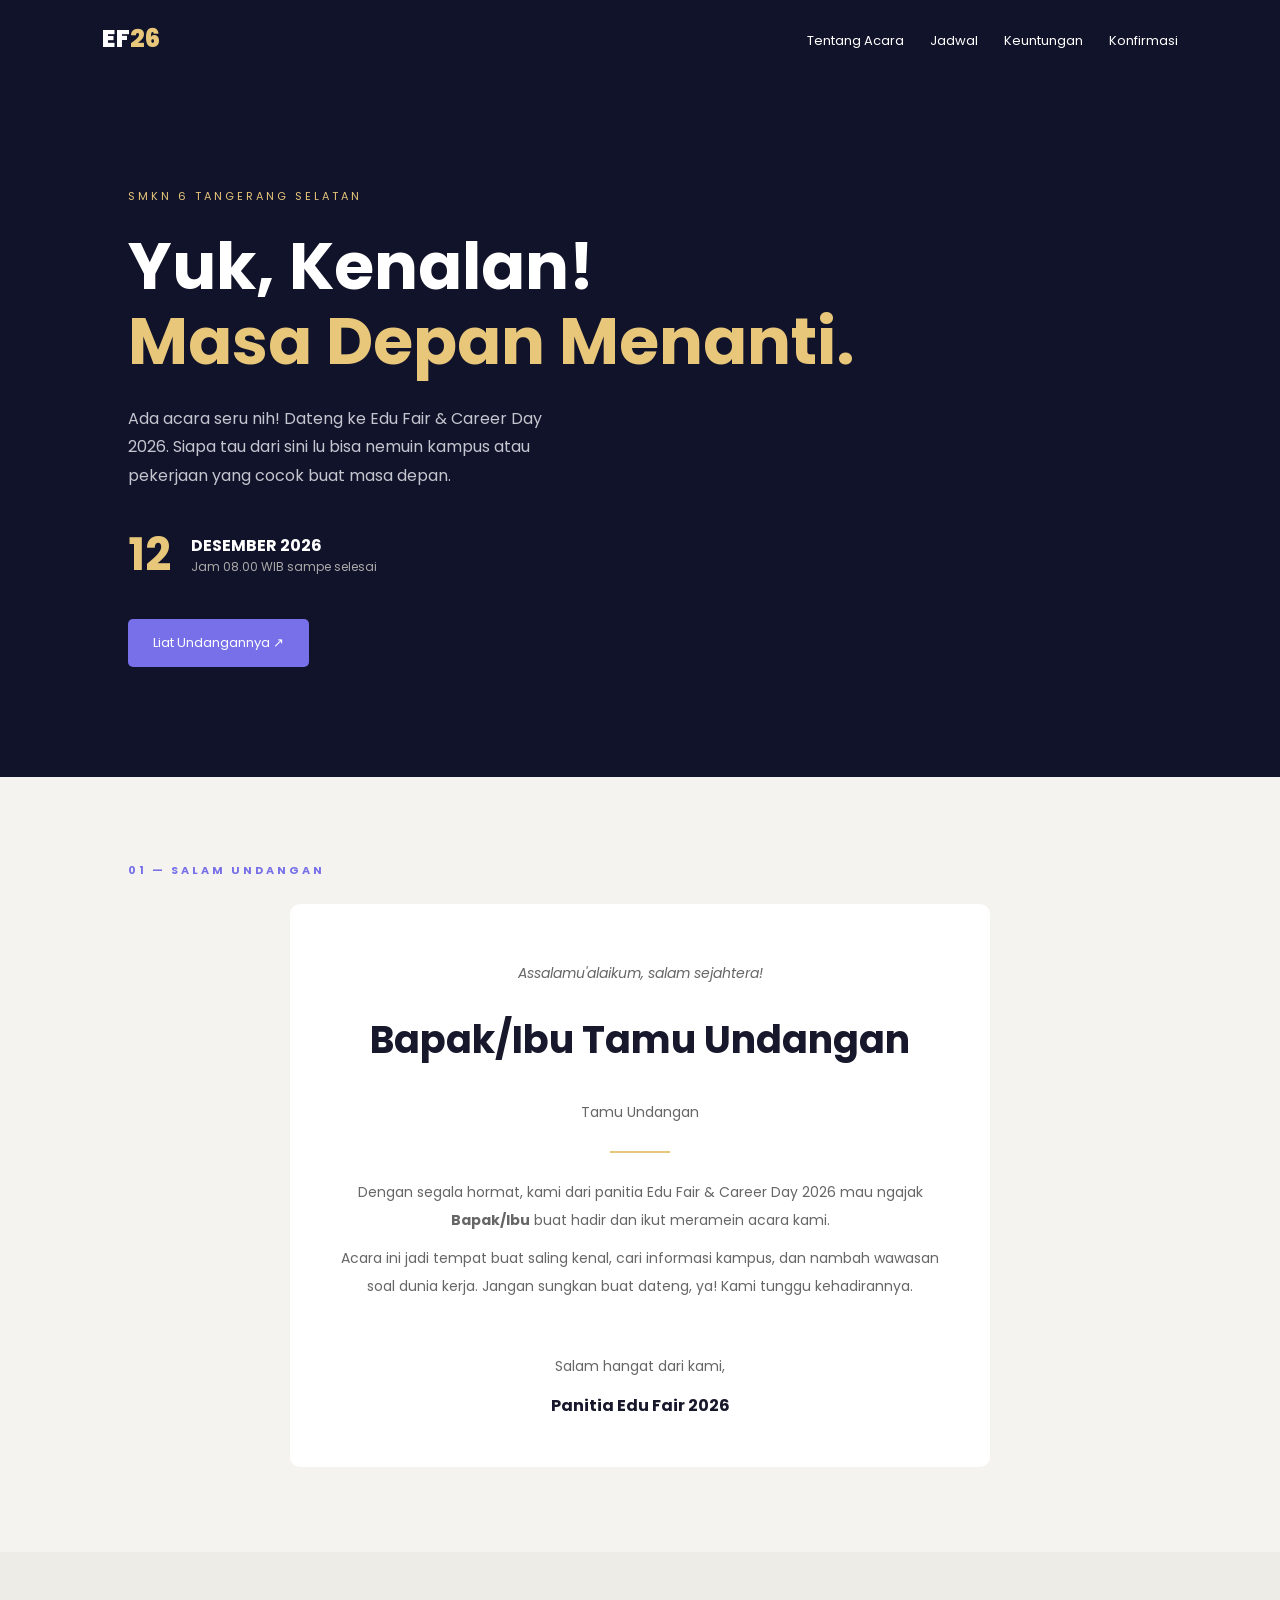
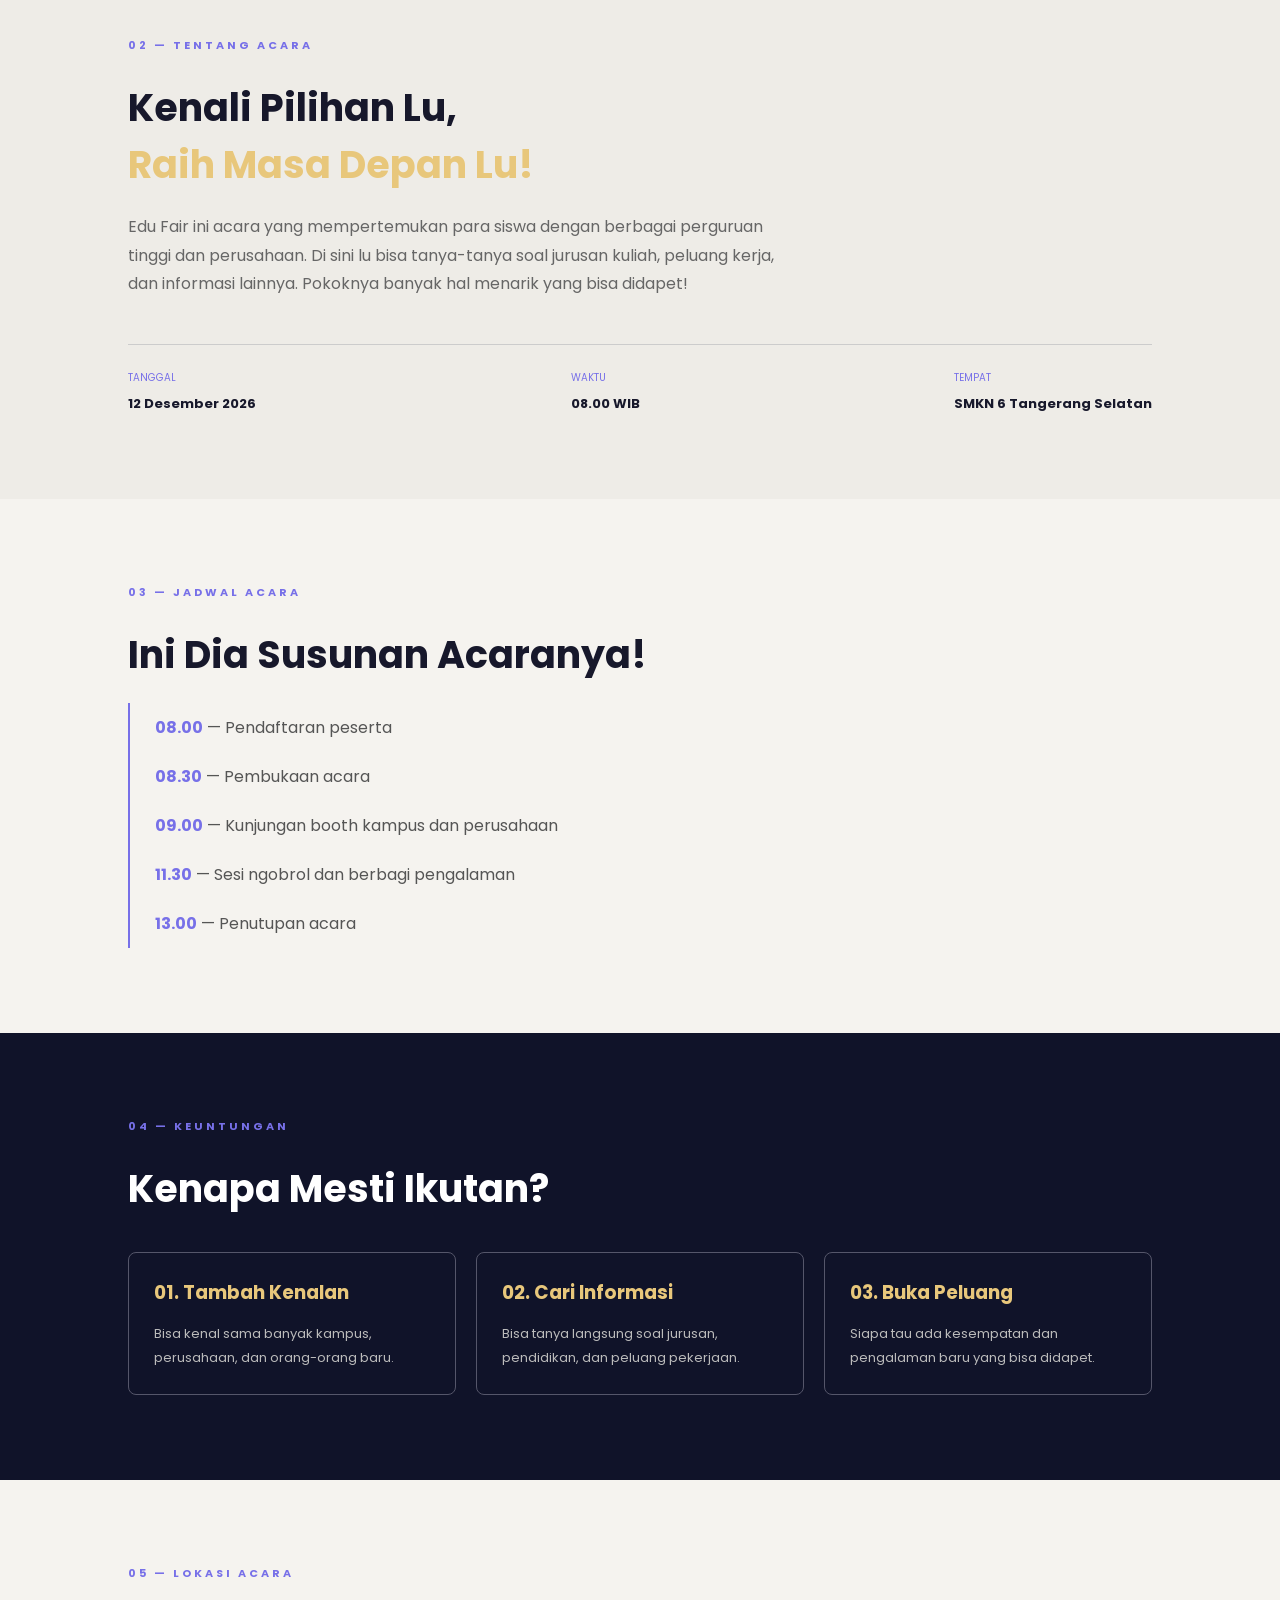
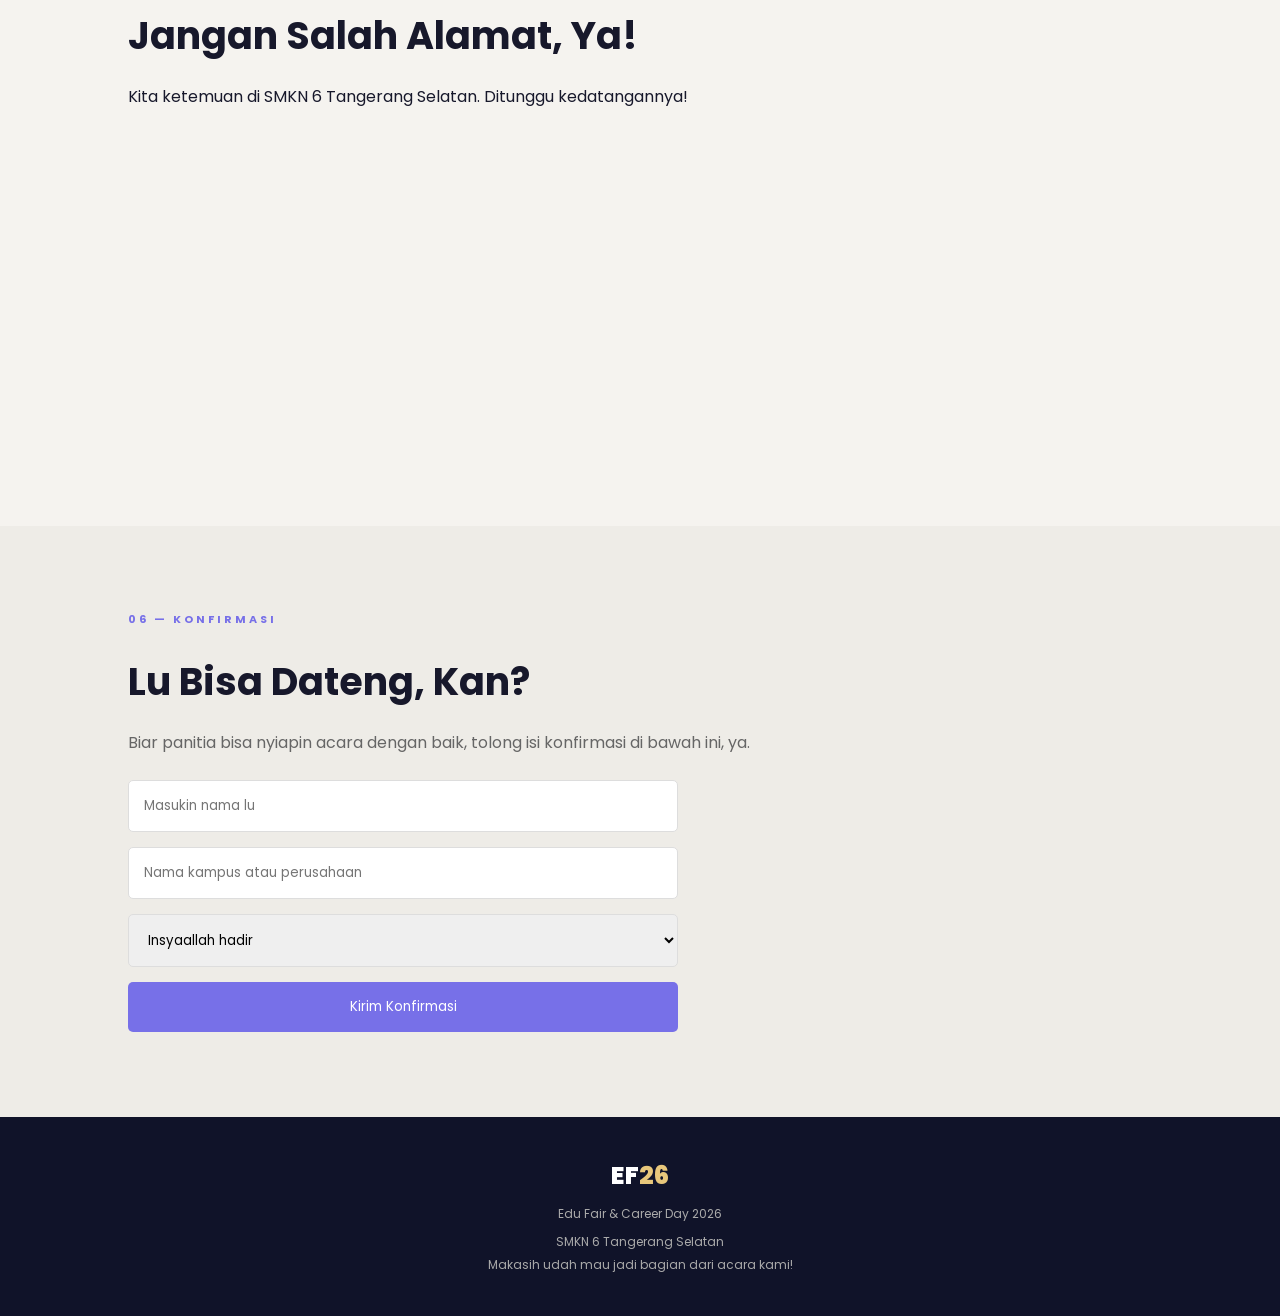
<file: index.html>
<!DOCTYPE html>
<html lang="id">
<head>
    <meta charset="UTF-8">
    <meta name="viewport" content="width=device-width, initial-scale=1.0">
    <title>Undangan Edu Fair 2026</title>
    <link rel="stylesheet" href="style.css">
</head>
<body>

<header>
    <div class="logo">EF<span>26</span></div>

    <nav>
        <a href="#tentang">Tentang Acara</a>
        <a href="#agenda">Jadwal</a>
        <a href="#benefit">Keuntungan</a>
        <a href="#rsvp">Konfirmasi</a>
    </nav>
</header>

<section class="hero">
    <p class="label">SMKN 6 TANGERANG SELATAN</p>

    <h1>Yuk, Kenalan!<br><span>Masa Depan Menanti.</span></h1>

    <p class="deskripsi">
        Ada acara seru nih! Dateng ke Edu Fair & Career Day 2026.
        Siapa tau dari sini lu bisa nemuin kampus atau pekerjaan
        yang cocok buat masa depan.
    </p>

    <div class="tanggal">
        <h2>12</h2>
        <div>
            <b>DESEMBER 2026</b>
            <p>Jam 08.00 WIB sampe selesai</p>
        </div>
    </div>

    <a href="#tentang" class="tombol">Liat Undangannya ↗</a>
</section>

<section id="tentang" class="section">
    <p class="label2">01 — SALAM UNDANGAN</p>

    <div class="undangan">
        <p class="salam">Assalamu'alaikum, salam sejahtera!</p>

        <h2 id="penerima">Bapak/Ibu Tamu Undangan</h2>

        <p id="kategori">Tamu Undangan</p>

        <hr>

        <p>
            Dengan segala hormat, kami dari panitia
            Edu Fair & Career Day 2026 mau ngajak
            <b id="namaInline">Bapak/Ibu</b> buat hadir
            dan ikut meramein acara kami.
        </p>

        <p>
            Acara ini jadi tempat buat saling kenal,
            cari informasi kampus, dan nambah wawasan
            soal dunia kerja. Jangan sungkan buat dateng,
            ya! Kami tunggu kehadirannya.
        </p>

        <br>

        <p>Salam hangat dari kami,</p>
        <b>Panitia Edu Fair 2026</b>
    </div>
</section>

<section id="tentang-acara" class="section info">
    <p class="label2">02 — TENTANG ACARA</p>

    <h2>Kenali Pilihan Lu,<br><span>Raih Masa Depan Lu!</span></h2>

    <p>
        Edu Fair ini acara yang mempertemukan para siswa
        dengan berbagai perguruan tinggi dan perusahaan.
        Di sini lu bisa tanya-tanya soal jurusan kuliah,
        peluang kerja, dan informasi lainnya.
        Pokoknya banyak hal menarik yang bisa didapet!
    </p>

    <div class="info-box">
        <div>
            <small>TANGGAL</small>
            <b>12 Desember 2026</b>
        </div>

        <div>
            <small>WAKTU</small>
            <b>08.00 WIB</b>
        </div>

        <div>
            <small>TEMPAT</small>
            <b>SMKN 6 Tangerang Selatan</b>
        </div>
    </div>
</section>

<section id="agenda" class="section">
    <p class="label2">03 — JADWAL ACARA</p>

    <h2>Ini Dia Susunan Acaranya!</h2>

    <div class="jadwal">
        <p><b>08.00</b> — Pendaftaran peserta</p>
        <p><b>08.30</b> — Pembukaan acara</p>
        <p><b>09.00</b> — Kunjungan booth kampus dan perusahaan</p>
        <p><b>11.30</b> — Sesi ngobrol dan berbagi pengalaman</p>
        <p><b>13.00</b> — Penutupan acara</p>
    </div>
</section>

<section id="benefit" class="section benefit">
    <p class="label2">04 — KEUNTUNGAN</p>

    <h2>Kenapa Mesti Ikutan?</h2>

    <div class="kartu">
        <article>
            <h3>01. Tambah Kenalan</h3>
            <p>
                Bisa kenal sama banyak kampus,
                perusahaan, dan orang-orang baru.
            </p>
        </article>

        <article>
            <h3>02. Cari Informasi</h3>
            <p>
                Bisa tanya langsung soal jurusan,
                pendidikan, dan peluang pekerjaan.
            </p>
        </article>

        <article>
            <h3>03. Buka Peluang</h3>
            <p>
                Siapa tau ada kesempatan dan
                pengalaman baru yang bisa didapet.
            </p>
        </article>
    </div>
</section>

<section class="section lokasi">
    <p class="label2">05 — LOKASI ACARA</p>

    <h2>Jangan Salah Alamat, Ya!</h2>

    <p>
        Kita ketemuan di SMKN 6 Tangerang Selatan.
        Ditunggu kedatangannya!
    </p>

    <iframe
        src="https://maps.google.com/maps?q=SMKN%206%20Tangerang%20Selatan&output=embed"
        loading="lazy">
    </iframe>
</section>

<section id="rsvp" class="section rsvp">
    <p class="label2">06 — KONFIRMASI</p>

    <h2>Lu Bisa Dateng, Kan?</h2>

    <p>
        Biar panitia bisa nyiapin acara dengan baik,
        tolong isi konfirmasi di bawah ini, ya.
    </p>

    <form id="formRSVP">

        <input
            type="text"
            id="nama"
            placeholder="Masukin nama lu"
            required>

        <input
            type="text"
            id="instansi"
            placeholder="Nama kampus atau perusahaan"
            required>

        <select id="status">
            <option value="Hadir">Insyaallah hadir</option>
            <option value="Belum dapat hadir">Belum bisa hadir</option>
        </select>

        <button type="submit">Kirim Konfirmasi</button>

    </form>
</section>

<footer>
    <h2>EF<span>26</span></h2>

    <p>Edu Fair & Career Day 2026</p>
    <p>SMKN 6 Tangerang Selatan</p>

    <small>Makasih udah mau jadi bagian dari acara kami!</small>
</footer>

<script src="script.js"></script>

</body>
</html>
</file>
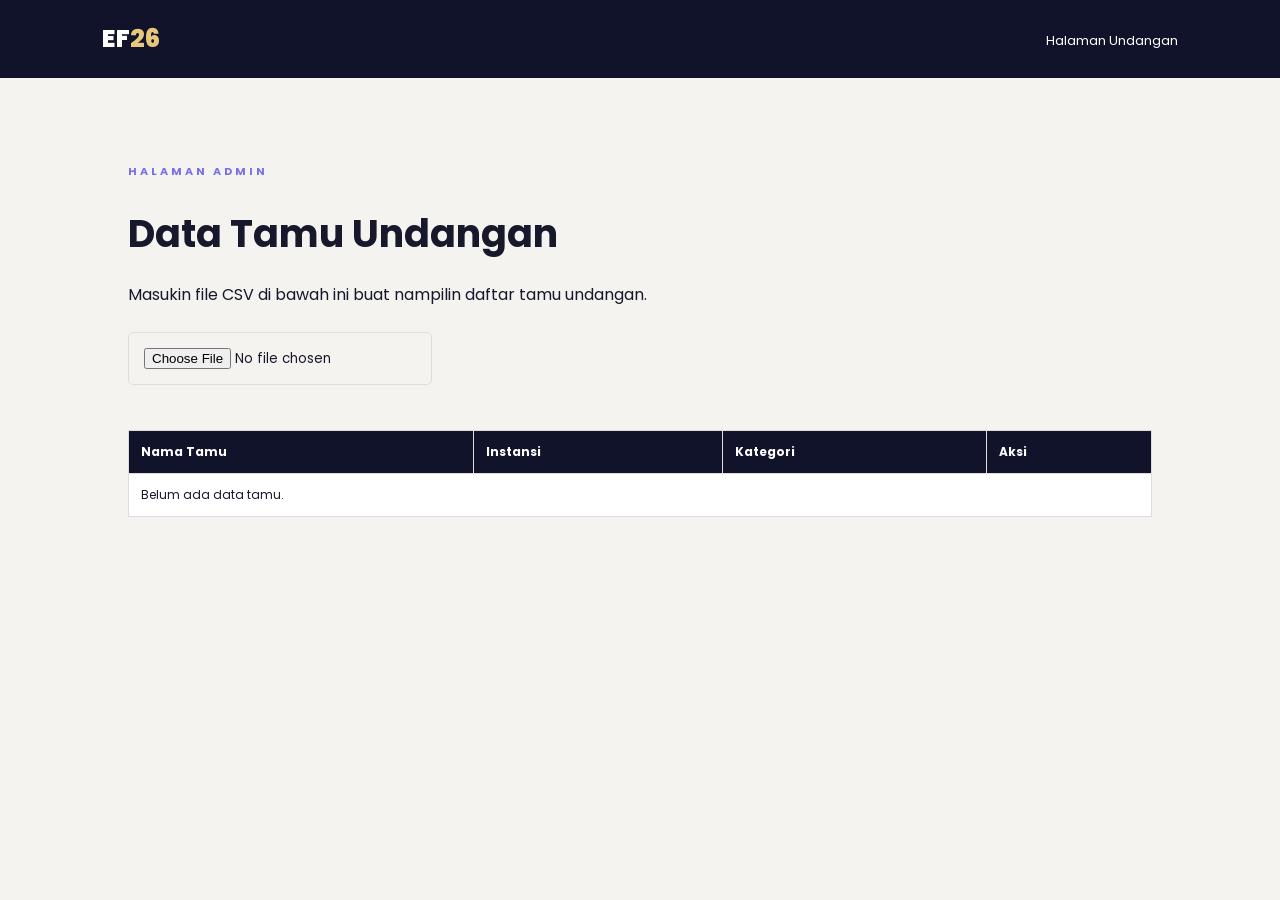
<file: admin.html>
<!DOCTYPE html>
<html lang="id">
<head>
    <meta charset="UTF-8">
    <meta name="viewport" content="width=device-width, initial-scale=1.0">

    <title>Admin Edu Fair</title>

    <link rel="stylesheet" href="style.css">
</head>
<body>

<header>
    <div class="logo">EF<span>26</span></div>

    <nav>
        <a href="index.html">Halaman Undangan</a>
    </nav>
</header>

<section class="section">

    <p class="label2">HALAMAN ADMIN</p>

    <h2>Data Tamu Undangan</h2>

    <p>
        Masukin file CSV di bawah ini buat nampilin
        daftar tamu undangan.
    </p>

    <br>

    <input type="file" id="fileCSV" accept=".csv">

    <br><br>

    <div style="overflow-x:auto">

        <table>
            <thead>
                <tr>
                    <th>Nama Tamu</th>
                    <th>Instansi</th>
                    <th>Kategori</th>
                    <th>Aksi</th>
                </tr>
            </thead>

            <tbody id="dataTamu">
                <tr>
                    <td colspan="4">Belum ada data tamu.</td>
                </tr>
            </tbody>
        </table>

    </div>

</section>

<script src="admin.js"></script>

</body>
</html>
</file>
<file: style.css>
@import url('https://fonts.googleapis.com/css2?family=Poppins:wght@300;400;500;600;700;800&display=swap');

* {
    margin: 0;
    padding: 0;
    box-sizing: border-box;
    scroll-behavior: smooth;
}

body {
    font-family: 'Poppins', sans-serif;
    background: #f5f3ef;
    color: #17182b;
}

header {
    background: #101329;
    color: white;
    padding: 20px 8%;
    display: flex;
    justify-content: space-between;
    align-items: center;
}

.logo, footer h2 {
    font-size: 25px;
    font-weight: 800;
}

.logo span, footer span {
    color: #e8c77b;
}

nav a {
    color: white;
    text-decoration: none;
    margin-left: 22px;
    font-size: 13px;
}

.hero {
    background: #101329;
    color: white;
    min-height: 570px;
    padding: 110px 10%;
}

.label {
    color: #e8c77b;
    letter-spacing: 3px;
    font-size: 11px;
}

.hero h1 {
    font-size: 65px;
    line-height: 1.15;
    margin: 25px 0;
}

.hero h1 span,
.info h2 span {
    color: #e8c77b;
}

.deskripsi {
    max-width: 450px;
    color: #c5c5d0;
    line-height: 1.8;
}

.tanggal {
    display: flex;
    align-items: center;
    gap: 20px;
    margin: 30px 0;
}

.tanggal h2 {
    color: #e8c77b;
    font-size: 45px;
}

.tanggal p {
    color: #aaa;
    font-size: 12px;
}

.tombol {
    display: inline-block;
    background: #7770e8;
    color: white;
    padding: 14px 25px;
    text-decoration: none;
    border-radius: 5px;
    font-size: 13px;
}

.section {
    padding: 85px 10%;
}

.label2 {
    color: #7770e8;
    font-size: 11px;
    letter-spacing: 3px;
    margin-bottom: 25px;
    font-weight: bold;
}

.undangan {
    max-width: 700px;
    margin: auto;
    text-align: center;
    background: white;
    padding: 45px;
    border-radius: 10px;
    line-height: 2;
}

.salam {
    color: #7770e8;
    font-style: italic;
}

.undangan h2 {
    margin-top: 15px;
    font-size: 27px;
}

.undangan hr {
    width: 60px;
    margin: 25px auto;
    border: 1px solid #e8c77b;
}

.undangan p {
    color: #666;
    font-size: 14px;
    margin: 10px 0;
}

.info {
    background: #eeece7;
}

.info h2,
.section h2 {
    font-size: 38px;
    margin-bottom: 20px;
}

.info > p:last-of-type {
    color: #666;
    max-width: 650px;
    line-height: 1.8;
}

.info-box {
    display: flex;
    justify-content: space-between;
    gap: 20px;
    margin-top: 45px;
    border-top: 1px solid #ccc;
    padding-top: 25px;
}

.info-box small,
.info-box b {
    display: block;
}

.info-box small {
    color: #7770e8;
    margin-bottom: 8px;
    font-size: 10px;
}

.info-box b {
    font-size: 13px;
}

.jadwal {
    border-left: 2px solid #7770e8;
    padding-left: 25px;
}

.jadwal p {
    padding: 12px 0;
    color: #555;
}

.jadwal b {
    color: #7770e8;
}

.benefit {
    background: #101329;
    color: white;
}

.kartu {
    display: grid;
    grid-template-columns: repeat(3, 1fr);
    gap: 20px;
    margin-top: 35px;
}

.kartu article {
    border: 1px solid #55566a;
    padding: 25px;
    border-radius: 8px;
}

.kartu h3 {
    color: #e8c77b;
    margin-bottom: 15px;
}

.kartu p {
    color: #bbb;
    font-size: 13px;
    line-height: 1.8;
}

.lokasi iframe {
    width: 100%;
    height: 300px;
    border: none;
    margin-top: 25px;
    border-radius: 8px;
}

.rsvp {
    background: #eeece7;
}

.rsvp > p:not(.label2) {
    color: #666;
    margin-bottom: 25px;
}

form {
    max-width: 550px;
    display: grid;
    gap: 15px;
}

input, select {
    padding: 15px;
    border: 1px solid #ddd;
    border-radius: 5px;
    font-family: inherit;
}

button {
    background: #7770e8;
    color: white;
    border: none;
    padding: 15px;
    border-radius: 5px;
    cursor: pointer;
    font-family: inherit;
}

button:hover,
.tombol:hover {
    background: #5b54ca;
}

footer {
    background: #101329;
    color: white;
    text-align: center;
    padding: 40px;
}

footer p,
footer small {
    color: #aaa;
    font-size: 12px;
    margin-top: 10px;
}

@media(max-width: 700px) {
    header {
        flex-direction: column;
        gap: 15px;
    }

    nav a {
        margin: 0 7px;
        font-size: 11px;
    }

    .hero {
        padding: 85px 7%;
    }

    .hero h1 {
        font-size: 43px;
    }

    .section {
        padding: 65px 7%;
    }

    .info-box,
    .kartu {
        display: grid;
        grid-template-columns: 1fr;
    }

    .undangan {
        padding: 25px;
    }
}

/* Bagian halaman admin */

table {
    border-collapse: collapse;
    width: 100%;
    background: white;
    margin-top: 20px;
}

th, td {
    border: 1px solid #ddd;
    padding: 12px;
    font-size: 12px;
    text-align: left;
}

th {
    background: #101329;
    color: white;
}

.admin-button {
    padding: 8px 12px;
    margin: 3px;
}
</file>
